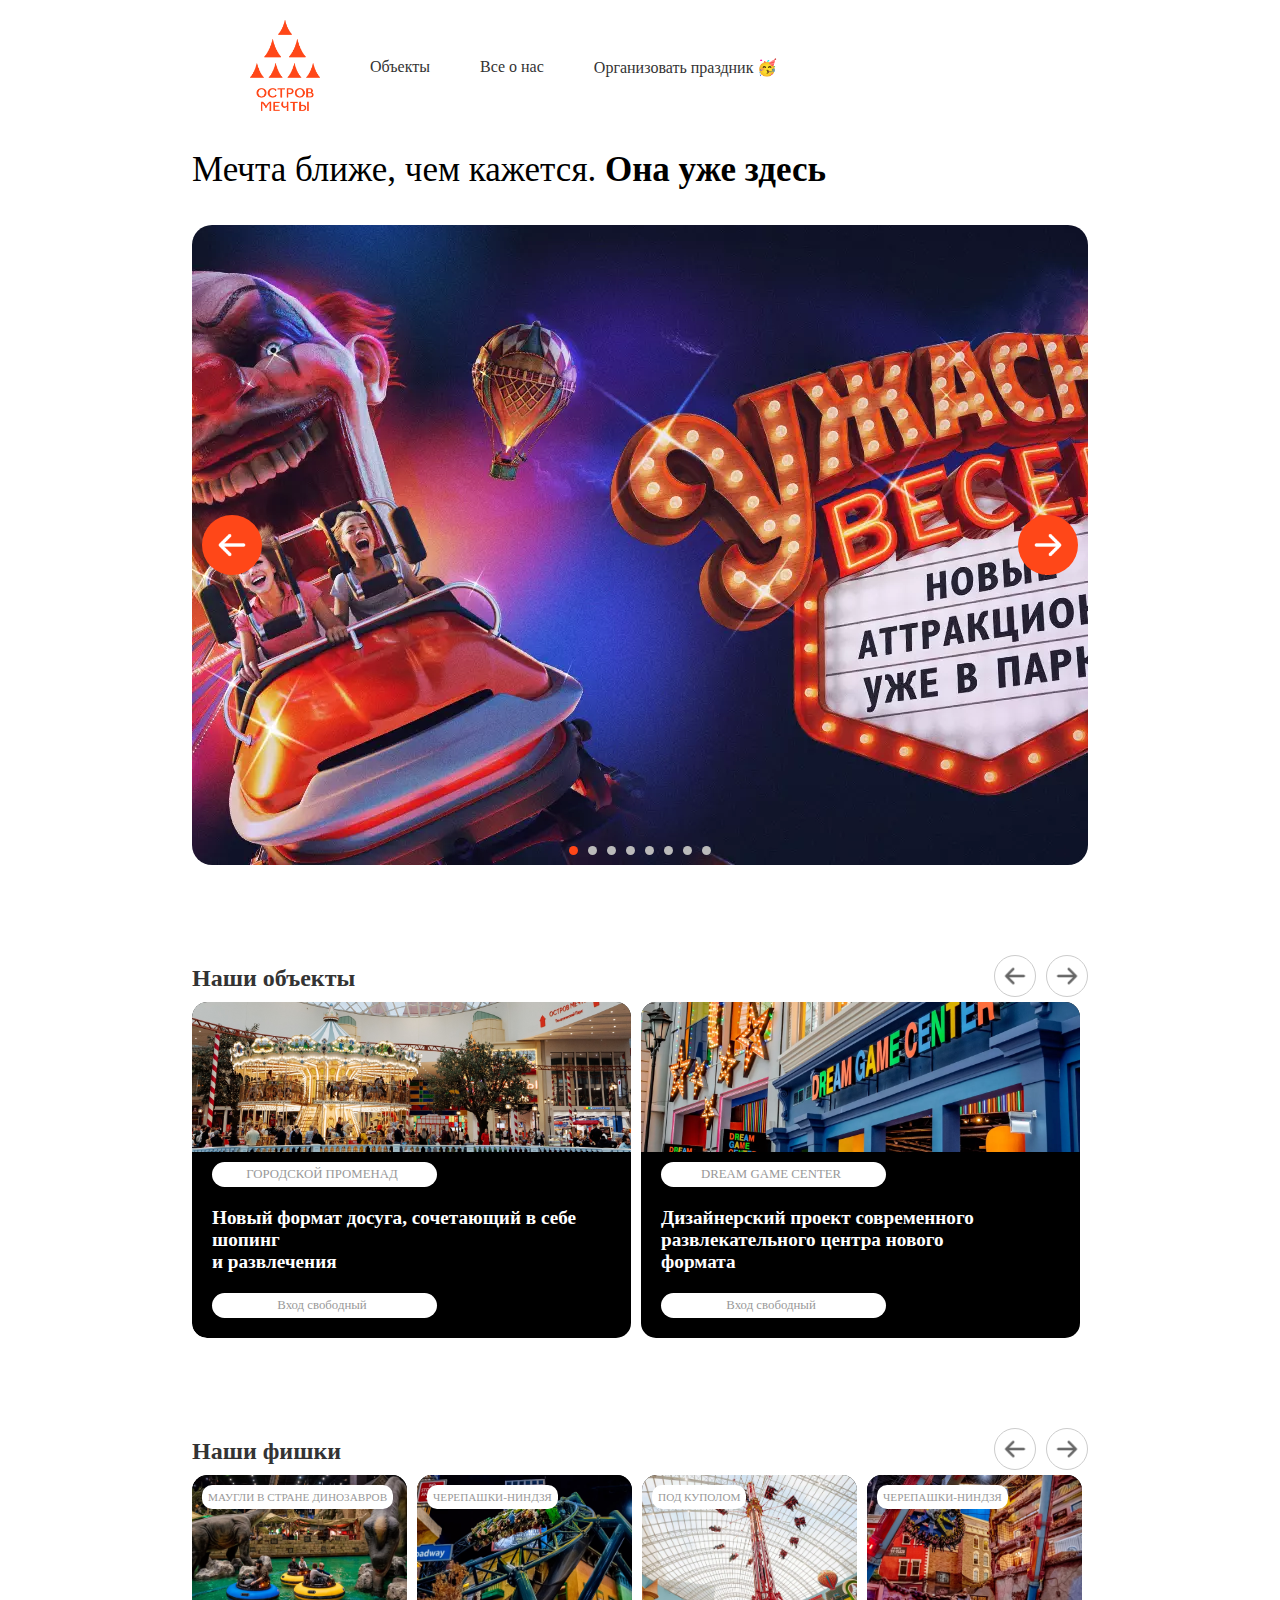
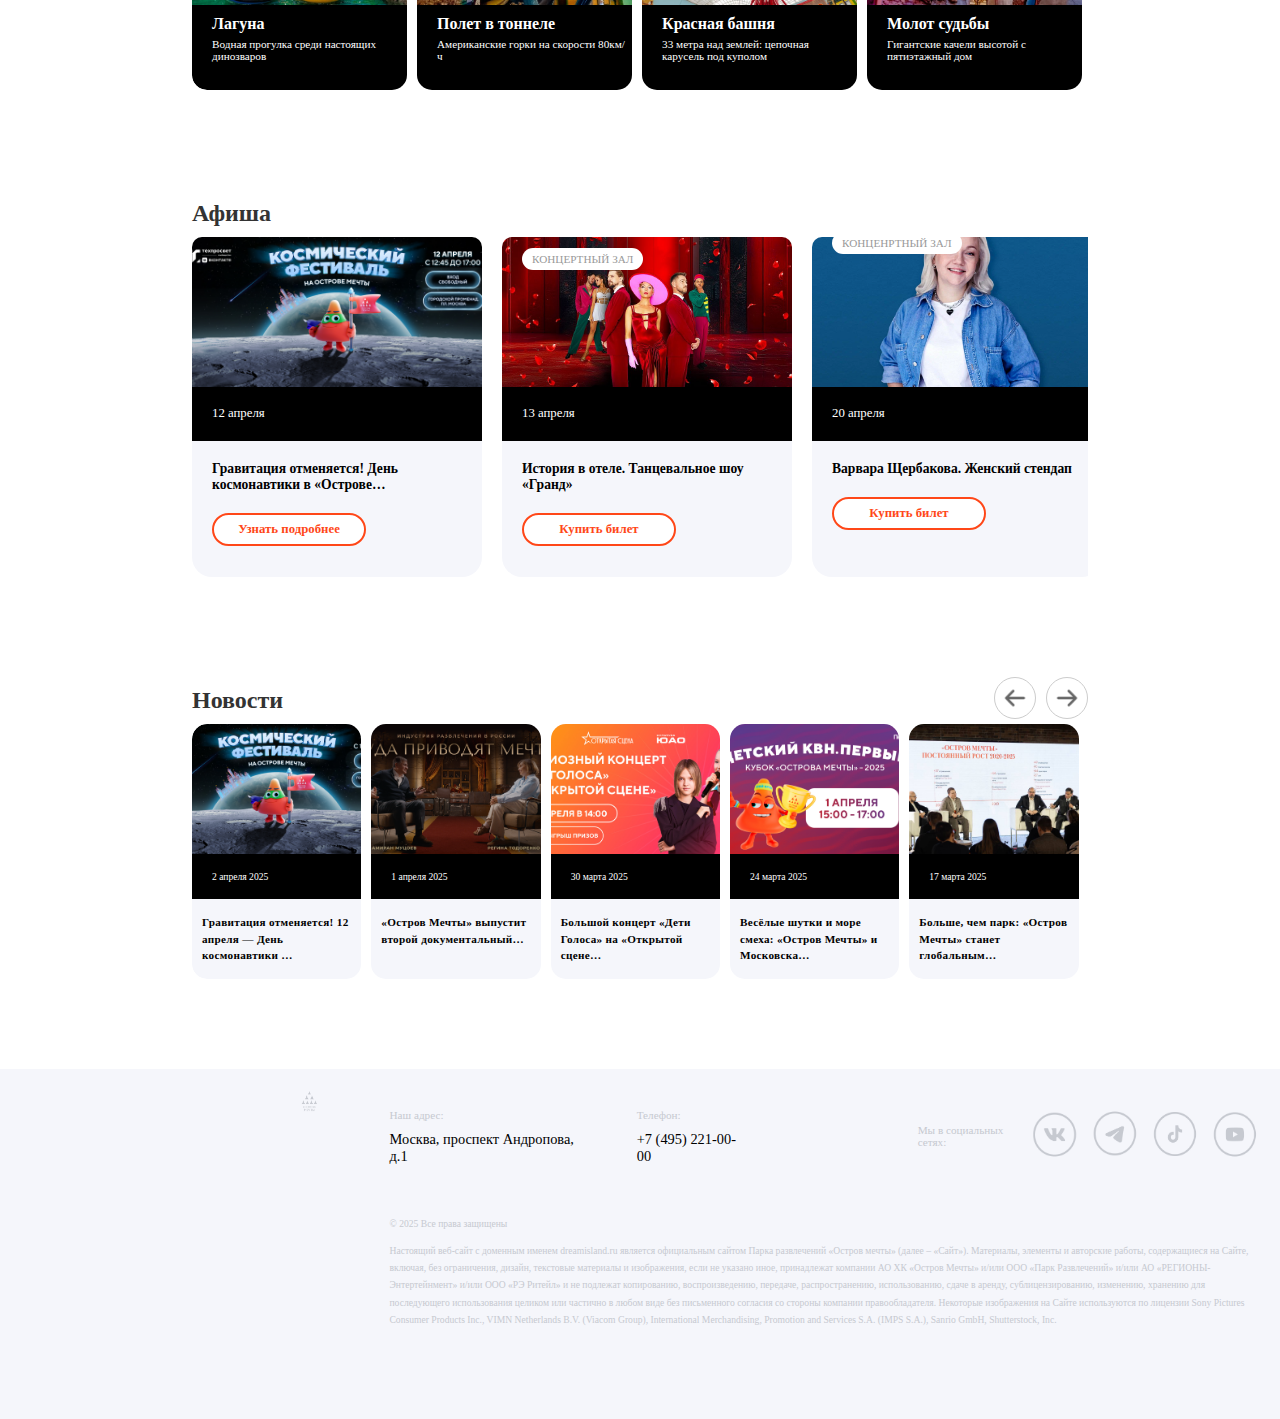
<file: index.html>
<!DOCTYPE html>
<html lang="en">
<head>
    <meta charset="UTF-8">
    <meta name="viewport" content="width=device-width, initial-scale=1.0">
    <title>Остров мечты</title>
    <link rel="stylesheet" href="css/index.css">
</head>
<body>
    <header>
        <div class="logo"><a href="index.html"><img src="images/logo.png" alt=""></a></div>
        <div class="objects"><a href="objects.html">Объекты</a></div>
        <div class="about"><a href="about_us.html">Все о нас</a></div>
        <div class="holiday"><a href="holiday.html">Организовать праздник 🥳</a></div>
    </header>


    <div class="text">
        <p>Мечта ближе, чем кажется. <b>Она уже здесь</b></p>
    </div>


    <div class="slider-container">
        <div class="slider">
            <div class="slide"><img src="images/slider1_img1.png" alt=""></div>
            <div class="slide"><img src="images/slider1_img2.png" alt=""></div>
            <div class="slide"><img src="images/slider1_img3.png" alt=""></div>
            <div class="slide"><img src="images/slider1_img4.png" alt=""></div>
            <div class="slide"><img src="images/slider1_img5.png" alt=""></div>
            <div class="slide"><img src="images/slider1_img6.png" alt=""></div>
            <div class="slide"><img src="images/slider1_img7.png" alt=""></div>
            <div class="slide"><img src="images/slider1_img8.png" alt=""></div>
        </div>
        <div class="slider-controls">
            <a class="slider-arrow prev"><img src="images/arrow_left.png" alt=""></a>
            <div class="slider-dots">
                
            </div>
            <a class="slider-arrow next"><img src="images/arrow_right.png" alt=""></a>
        </div>
    </div>


    <div class="slider-container-objects">
        <h2 class="slider-title">Наши объекты</h2>
        <div class="slider-controls-objects">
            <a class="slider-arrow-objects prev-objects"><img src="images/arrow_left.png" alt=""></a>
            <a class="slider-arrow-objects next-objects"><img src="images/arrow_right.png" alt=""></a>
        </div>
        <div class="slider-wrapper">
            <div class="slider-objects">
                <div class="slide-objects">
                    <img src="images/slider2_img1.png" alt="Image 1">
                    <span>ГОРОДСКОЙ ПРОМЕНАД</span>
                    <h3>Новый формат досуга, сочетающий в себе<br> шопинг<br> и развлечения</h3>
                    <span class="text_not_button">Вход свободный</span>
                </div>

                <div class="slide-objects">
                    <img src="images/slider2_img2 .png" alt="Image 2">
                    <span>DREAM GAME CENTER</span>
                    <h3>Дизайнерский проект современного <br>развлекательного центра нового <br>формата</h3>
                    <span class="text_not_button">Вход свободный</span>
                </div>

                <div class="slide-objects">
                    <img src="images/slider2_img3 .png" alt="Image 3">
                    <span>КОНЦЕНРТНЫЙ ЗАЛ "МОСКВА"</span>
                    <h3>Музыкальное шоу, стендап, театральные постановки,<br> мюзиклы и многое другое</h3>
                    <p class="text_not_button">Афиша</p>
                </div>

                <div class="slide-objects">
                    <img src="images/slider2_img4 .png" alt="Image 4">
                    <span>ЛАНДШАФТНЫЙ ПАРК</span>
                    <h3>Летние кафе, детские площадки и<br> водовемы <br>с фонтанами</h3>
                    <span class="text_not_button">Вход свободный</span>
                </div>

                <div class="slide-objects">
                    <img src="images/slider2_img5 .png" alt="Image 5">
                    <span>ЛЕТНИЙ КИНОТЕАТР</span>
                    <h3>Каждый вечер для наших дорогих гостей<br> проходят два <br>киносеанса</h3>
                    <p class="text_not_button">Купить билет</p>
                </div>

                <div class="slide-objects">
                    <img src="images/slider2_img6 .png" alt="Image 6">
                    <span>DREAM BEACH CLUB</span>
                    <h3>Стильный пляжный клуб для <br>ценителей<br> комфортного отдыха</h3>
                    <span class="text_not_button">Скоро открытие</span>
                </div>

                <div class="slide-objects">
                    <img src="images/slider2_img7 .png" alt="Image 7">
                    <span>ПАРК РАЗВЛЕЧЕНИЙ</span>
                    <h3>Парк развлечений без границ ждут <br>вас круглый<br> год в крытом парке</h3>
                    <span class="text_not_button">Вход свободный</span>
                </div>
            </div>
        </div>
    </div>

    



    <div class="slider-container-third">
        <h2 class="slider-title">Наши фишки</h2>
        <div class="slider-controls-third">
            <a class="slider-arrow-third prev-third"><img src="images/arrow_left.png" alt=""></a>
            <a class="slider-arrow-third next-third"><img src="images/arrow_right.png" alt=""></a>
        </div>  
        <div class="slider-wrapper">
            <div class="slider-third">
                <div class="slide-third">
                    <img src="images/slider3_img1.png" alt="Image 1">
                    <span>МАУГЛИ В СТРАНЕ ДИНОЗАВРОВ</span>
                    <h3>Лагуна</h3>
                    <p>Водная прогулка среди настоящих динозваров</p>
                </div>
    
                <div class="slide-third">
                    <img src="images/slider3_img2.png" alt="Image 2">
                    <span> ЧЕРЕПАШКИ-НИНДЗЯ</span>
                    <h3>Полет в тоннеле</h3>
                    <p>Американские горки на скорости 80км/ч</p>
                </div>
    
                <div class="slide-third">
                    <img src="images/slider3_img3.png" alt="Image 3">
                    <span> ПОД КУПОЛОМ</span>
                    <h3>Красная башня</h3>
                    <p>33 метра над землей: цепочная карусель под куполом</p>
                </div>
    
                <div class="slide-third">
                    <img src="images/slider3_img4.png" alt="Image 4">
                    <span>ЧЕРЕПАШКИ-НИНДЗЯ</span>
                    <h3>Молот судьбы</h3>
                    <p>Гигантские качели высотой с пятиэтажный дом</p>
                </div>
    
                <div class="slide-third">
                    <img src="images/slider3_img5.png" alt="Image 5">
                    <span>ЗАБРОШЕННЫЙ ДОМ</span>
                    <h3>Заброшенный дом</h3>
                    <p>Зайти в имение может каждый смельчак, а вот выбраться отсю не так-то просто</p>
                </div>
    
                <div class="slide-third">
                    <img src="images/slider3_img6.png" alt="Image 6">
                    <span>ПОД КУПОЛОМ</span>
                    <h3>Бешеный танец</h3>
                    <p>Головокружительный вальс в свете карнавальных огней</p>
                </div>
            </div>
        </div>
    </div>

    <div class="poster_cont">
        <h2 class="slider-title">Афиша</h2>
        <div class="poster">
            <div class="poster_first">
                <img src="images/poster_img1.png" alt="Image 1">
                <div class="poster_date">12 апреля</div>
                <h3>Гравитация отменяется! День
                    космонавтики в «Острове…</h3>
                <p>Узнать подробнее</p>
            </div>
            <div class="poster_first">
                <img src="images/poster_img2.png" alt="Image 1">
                <div class="poster_date">13 апреля</div>
                <h3>История в отеле. Танцевальное
                    шоу «Гранд»</h3>
                <p>Купить билет</p>
                <span>КОНЦЕРТНЫЙ ЗАЛ</span>
            </div>
            <div class="poster_first">
                <img src="images/poster_img3.png" alt="Image 1">
                <div class="poster_date">20 апреля</div>
                <h3>Варвара Щербакова. Женский
                    стендап</h3>
                <p>Купить билет</p>
                <span>КОНЦЕНРТНЫЙ ЗАЛ</span>
            </div>
        </div>
        
    </div>
    




    <div class="slider-container-fourth">
        <h2 class="slider-title">Новости</h2>
        <div class="slider-controls-fourth">
            <a class="slider-arrow-fourth prev-fourth"><img src="images/arrow_left.png" alt=""></a>
            <a class="slider-arrow-fourth next-fourth"><img src="images/arrow_right.png" alt=""></a>
        </div>  
        <div class="slider-wrapper">
            <div class="slider-fourth">
                <div class="slide-fourth">
                    <img src="images/slider4_img1.png" alt="Image 1">
                    <div class="poster_date_slide">2 апреля 2025</div>
                    <h3>Гравитация отменяется! 12
                        апреля — День космонавтики …</h3>
                </div>
    
                <div class="slide-fourth">
                    <img src="images/slider4_img2.png" alt="Image 1">
                    <div class="poster_date_slide">1 апреля 2025</div>
                    <h3>«Остров Мечты» выпустит
                        второй документальный…</h3>
                </div>
    
                <div class="slide-fourth">
                    <img src="images/slider4_img3.png" alt="Image 1">
                    <div class="poster_date_slide">30 марта 2025</div>
                    <h3>Большой концерт «Дети
                        Голоса» на «Открытой сцене…</h3>
                </div>
    
                <div class="slide-fourth">
                    <img src="images/slider4_img4.png" alt="Image 1">
                    <div class="poster_date_slide">24 марта 2025</div>
                    <h3>Весёлые шутки и море смеха:
                        «Остров Мечты» и Московска…</h3>
                </div>
    
                <div class="slide-fourth">
                    <img src="images/slider4_img5.png" alt="Image 1">
                    <div class="poster_date_slide">17 марта 2025</div>
                    <h3>Больше, чем парк: «Остров
                        Мечты» станет глобальным…</h3>
                </div>
    
                <div class="slide-fourth">
                    <img src="images/slider4_img6.png" alt="Image 1">
                    <div class="poster_date_slide">15 апреля 2025</div>
                    <h3>"Города-Герои Великой Победы": 9 мая в "Острове…</h3>
                </div>

                <div class="slide-fourth">
                    <img src="images/slider4_img7.png" alt="Image 1">
                    <div class="poster_date_slide">28 февраля 2025</div>
                    <h3>Парку "Остров Мечты" исполнилось 5 лет</h3>
                </div>


                <div class="slide-fourth">
                    <img src="images/slider4_img8.png" alt="Image 1">
                    <div class="poster_date_slide">7 апреля 2025</div>
                    <h3>Подарочные сертификаты в "Остров Мечты" - уже на…</h3>
                </div>

                <div class="slide-fourth">
                    <img src="images/slider4_img9.png" alt="Image 1">
                    <div class="poster_date_slide">6 марта 2025</div>
                    <h3>Основатель "Острова Мечты" и "Солнца Москвы" Амиран…</h3>
                </div>
            </div>
        </div>
    </div>







    <footer class="footer">
            <div class="footer-left">
                <img src="images/logo_grey.png" alt="">
            </div>
        <div class="footer-container">
            <div class="footer-right">
                <div class="footer-info">
                    <p style="font-size: 0.7em;">Наш адрес:</p>
                    <p style="color: black; margin-top: 10px;"2>Москва, проспект Андропова, д.1</p>
                </div>
                <div class="footer-info">
                    <p style="font-size: 0.7em;">Телефон:</p>
                    <p style="color: black; margin-top: 10px;">+7 (495) 221-00-00</p>
                </div>
                <div class="footer-social">
                    <p>Мы в социальных сетях:</p>
                    <div class="social-icons">
                        <a href="#"><img src="images/vk.png" alt="VK"></a>
                        <a href="#"><img src="images/tg.png" alt="Telegram"></a>
                        <a href="#"><img src="images/tt.png" alt="TikTok"></a>
                        <a href="#"><img src="images/yt.png" alt="YouTube"></a>
                    </div>
                </div>
            </div>
            <div class="footer-bottom">
                <p>© 2025 Все права защищены</p>
                <p>Настоящий веб-сайт с доменным именем dreamisland.ru является официальным сайтом Парка развлечений «Остров мечты» (далее – «Сайт»). Материалы, элементы и авторские работы, содержащиеся на Сайте, включая, без ограничения,
                    дизайн, текстовые материалы и изображения, если не указано иное, принадлежат компании АО ХК «Остров Мечты» и/или ООО «Парк Развлечений» и/или АО «РЕГИОНЫ-Энтертейнмент» и/или ООО «РЭ Ритейл» и не подлежат копированию,
                    воспроизведению, передаче, распространению, использованию, сдаче в аренду, сублицензированию, изменению, хранению для последующего использования целиком или частично в любом виде без письменного согласия со стороны
                    компании правообладателя. Некоторые изображения на Сайте используются по лицензии Sony Pictures Consumer Products Inc., VIMN Netherlands B.V. (Viacom Group), International Merchandising, Promotion and Services S.A. (IMPS S.A.), Sanrio
                    GmbH, Shutterstock, Inc.</p>
            </div>
        </div>
    </footer>
    <script src="js/index.js"></script>
</body>
</html>
</file>
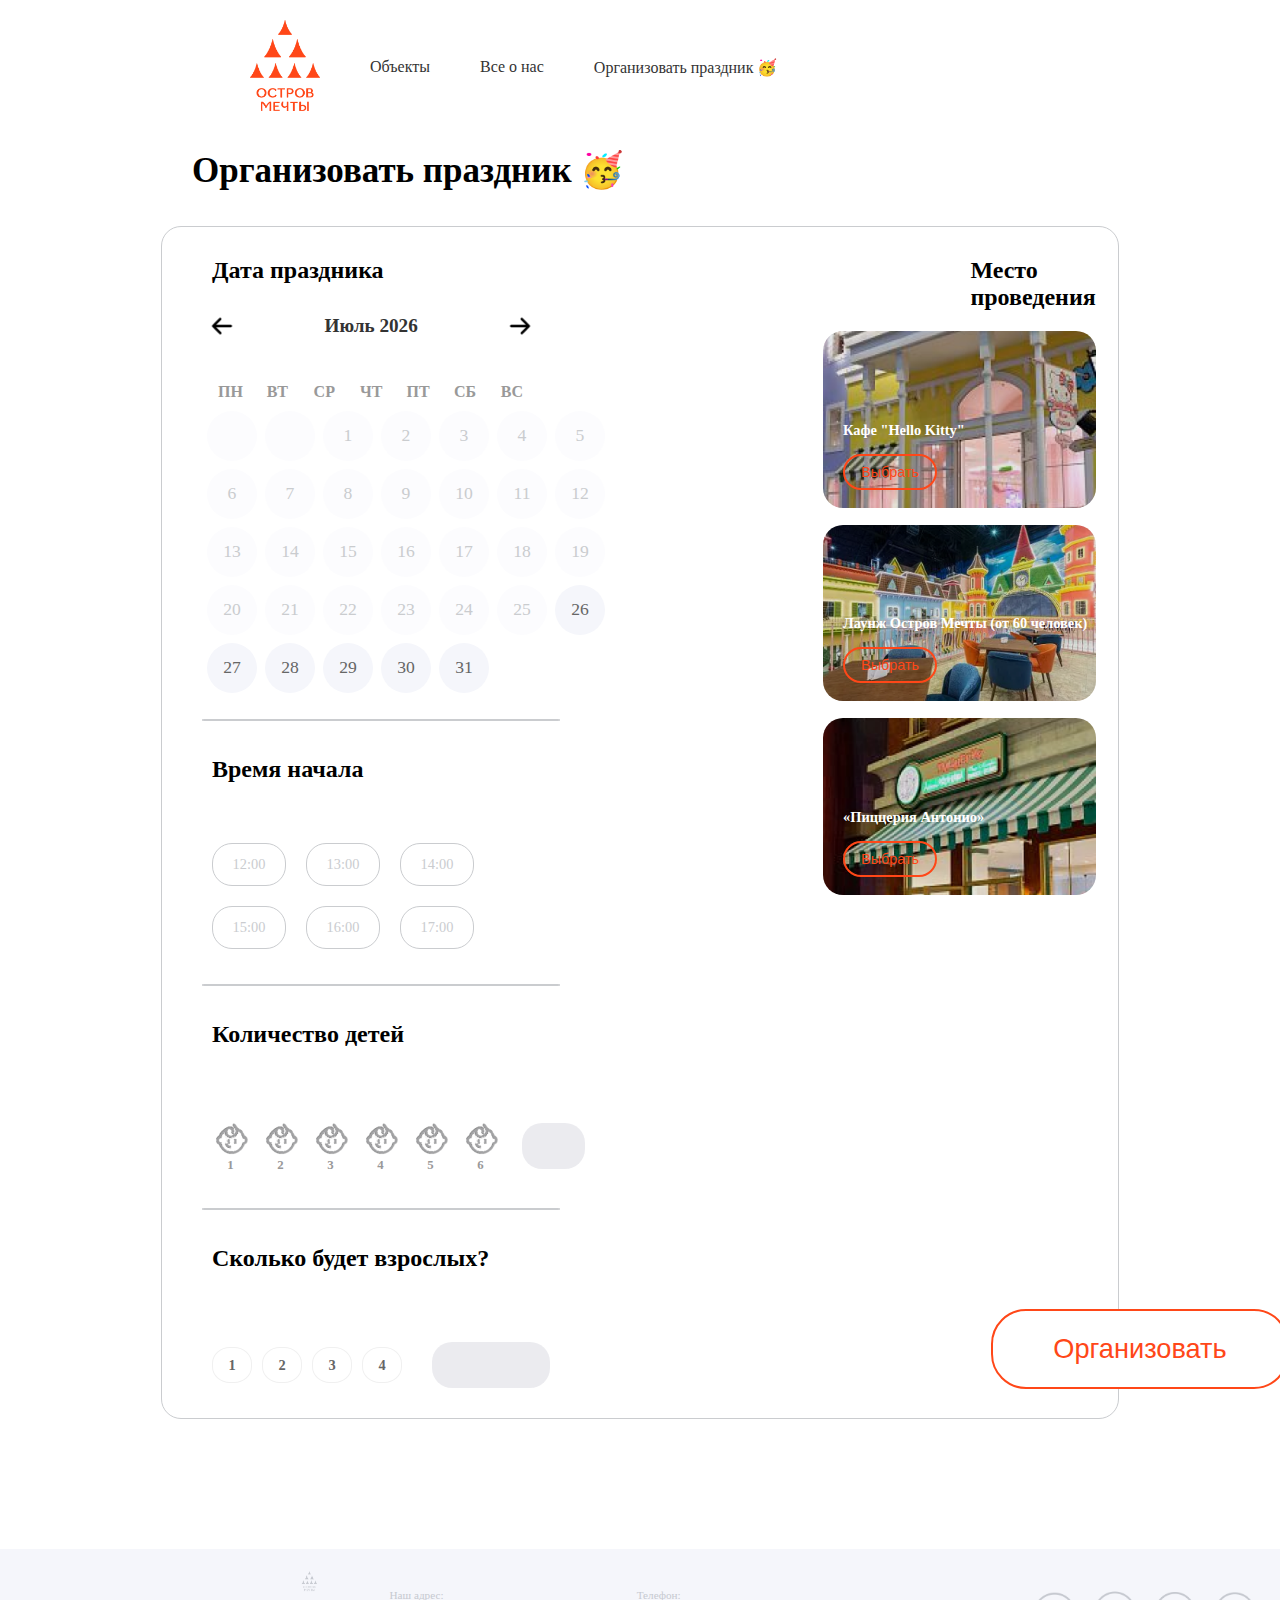
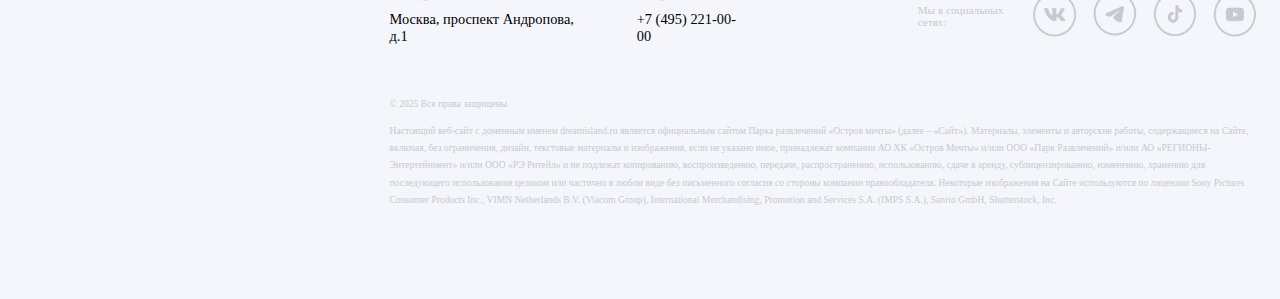
<file: holiday.html>
<!DOCTYPE html>
<html lang="en">
<head>
    <meta charset="UTF-8">
    <meta name="viewport" content="width=device-width, initial-scale=1.0">
    <title>Организовать</title>
    <link rel="stylesheet" href="css/holiday.css">
</head>
<body>
    <header>
        <div class="logo"><a href="index.html"><img src="images/logo.png" alt=""></a></div>
        <div class="objects"><a href="objects.html">Объекты</a></div>
        <div class="about"><a href="about_us.html">Все о нас</a></div>
        <div class="holiday"><a href="holiday.html">Организовать праздник 🥳</a></div>
    </header>


    <div class="text">
        <p><b>Организовать праздник 🥳</b></p>
    </div>


    <div class="container">
        <div class="cont_left">
            <div class="party_text"><b>Дата праздника</b></div>
            <div class="calendar-container">
                <div class="calendar-header">
                    <a href="#" class="calendar-arrow prev" onclick="previousMonth()"><img src="images/arrow_left.png" alt="Предыдущий"></a>
                    <h2 class="calendar-title">Апрель 2025</h2>
                    <a href="#" class="calendar-arrow next" onclick="nextMonth()"><img src="images/arrow_right.png" alt="Следующий"></a>
                </div>
                
                <div class="calendar-body">
                    <div class="calendar-weekdays">
                        <div>ПН</div>
                        <div>ВТ</div>
                        <div>СР</div>
                        <div>ЧТ</div>
                        <div>ПТ</div>
                        <div>СБ</div>
                        <div>ВС</div>
                    </div>
                    <div class="calendar-dates">
                        <div class="calendar-date disabled">31</div>
                        <div class="calendar-date">1</div>
                        <div class="calendar-date">2</div>
                        <div class="calendar-date">3</div>
                        <div class="calendar-date">4</div>
                        <div class="calendar-date">5</div>
                        <div class="calendar-date">6</div>
                        <div class="calendar-date">7</div>
                        <div class="calendar-date">8</div>
                        <div class="calendar-date">9</div>
                        <div class="calendar-date">10</div>
                        <div class="calendar-date">11</div>
                        <div class="calendar-date">12</div>
                        <div class="calendar-date selected">13</div>
                        <div class="calendar-date">14</div>
                        <div class="calendar-date">15</div>
                        <div class="calendar-date">16</div>
                        <div class="calendar-date">17</div>
                        <div class="calendar-date">18</div>
                        <div class="calendar-date">19</div>
                        <div class="calendar-date">20</div>
                        <div class="calendar-date">21</div>
                        <div class="calendar-date">22</div>
                        <div class="calendar-date">23</div>
                        <div class="calendar-date">24</div>
                        <div class="calendar-date">25</div>
                        <div class="calendar-date">26</div>
                        <div class="calendar-date">27</div>
                        <div class="calendar-date">28</div>
                        <div class="calendar-date">29</div>
                        <div class="calendar-date">30</div>
                        <div class="calendar-date disabled">1</div>
                        <div class="calendar-date disabled">2</div>
                        <div class="calendar-date disabled">3</div>
                        <div class="calendar-date disabled">4</div>
                    </div>
                </div>
            </div>

            <div class="cherta"></div>
            <div class="party_text"><b>Время начала</b></div>

            <div class="time-selection">
                <div class="time-options">
                    <div class="time-option" data-time="12:00">12:00</div>
                    <div class="time-option" data-time="13:00">13:00</div>
                    <div class="time-option" data-time="14:00">14:00</div>
                    <div class="time-option" data-time="15:00">15:00</div>
                    <div class="time-option" data-time="16:00">16:00</div>
                    <div class="time-option" data-time="17:00">17:00</div>
                </div>
            </div>



            <div class="cherta"></div>
            <div class="party_text"><b>Количество детей</b></div>


            <div class="children-selection">
                <div class="children-icons">
                    <div class="child-icon" data-count="1">
                        <img src="images/baby_face.png" alt="1">
                        <span>1</span>
                    </div>
                    <div class="child-icon" data-count="2">
                        <img src="images/baby_face.png" alt="2">
                        <span>2</span>
                    </div>
                    <div class="child-icon" data-count="3">
                        <img src="images/baby_face.png" alt="3">
                        <span>3</span>
                    </div>
                    <div class="child-icon" data-count="4">
                        <img src="images/baby_face.png" alt="4">
                        <span>4</span>
                    </div>
                    <div class="child-icon" data-count="5">
                        <img src="images/baby_face.png" alt="5">
                        <span>5</span>
                    </div>
                    <div class="child-icon" data-count="6">
                        <img src="images/baby_face.png" alt="6">
                        <span>6</span>
                    </div>
                    <input type="number" class="children-input" placeholder="" min="1" max="99">
                </div>
            </div>



            <div class="cherta"></div>
            <div class="party_text"><b>Сколько будет взрослых?</b></div>



            <div class="adults-selection">
                <div class="adults-options">
                    <div class="adult-option" data-count="1">1</div>
                    <div class="adult-option" data-count="2">2</div>
                    <div class="adult-option" data-count="3">3</div>
                    <div class="adult-option" data-count="4">4</div>
                </div>
                <input type="number" class="adults-input" placeholder="" min="1" max="99">
            </div>
        </div>






        <div class="cont_right">
            <div class="party_text" style="margin-left: 420px;"><b>Место проведения</b></div>

            <div class="cont_gallery">
                <div class="place">
                    <img src="images/place1.png" alt="">
                    <div class="name">Кафе "Hello Kitty"</div>
                    <button class="service-button" data-service="animation">Выбрать</button>
                </div>
                <div class="place">
                    <img src="images/place2.png" alt="" style="margin-top: -60px;">
                    <div class="name">Лаунж Остров Мечты (от 60 человек)</div>
                    <button class="service-button" data-service="photo">Выбрать</button>
                </div>
                <div class="place">
                    <img src="images/place3.png" alt="" style="margin-top: -60px;">
                    <div class="name">«Пиццерия Антонио»</div>
                    <button class="service-button" data-service="cake">Выбрать</button>
                </div>
            </div>
        </div>
        
        
    </div>

    <div class="organize-button-container">
        <button id="organize-button">Организовать</button>
    </div>



    <footer class="footer">
        <div class="footer-left">
            <img src="images/logo_grey.png" alt="">
        </div>
    <div class="footer-container">
        <div class="footer-right">
            <div class="footer-info">
                <p style="font-size: 0.7em;">Наш адрес:</p>
                <p style="color: black; margin-top: 10px;"2>Москва, проспект Андропова, д.1</p>
            </div>
            <div class="footer-info">
                <p style="font-size: 0.7em;">Телефон:</p>
                <p style="color: black; margin-top: 10px;">+7 (495) 221-00-00</p>
            </div>
            <div class="footer-social">
                <p>Мы в социальных сетях:</p>
                <div class="social-icons">
                    <a href="#"><img src="images/vk.png" alt="VK"></a>
                    <a href="#"><img src="images/tg.png" alt="Telegram"></a>
                    <a href="#"><img src="images/tt.png" alt="TikTok"></a>
                    <a href="#"><img src="images/yt.png" alt="YouTube"></a>
                </div>
            </div>
        </div>
        <div class="footer-bottom">
            <p>© 2025 Все права защищены</p>
            <p>Настоящий веб-сайт с доменным именем dreamisland.ru является официальным сайтом Парка развлечений «Остров мечты» (далее – «Сайт»). Материалы, элементы и авторские работы, содержащиеся на Сайте, включая, без ограничения,
                дизайн, текстовые материалы и изображения, если не указано иное, принадлежат компании АО ХК «Остров Мечты» и/или ООО «Парк Развлечений» и/или АО «РЕГИОНЫ-Энтертейнмент» и/или ООО «РЭ Ритейл» и не подлежат копированию,
                воспроизведению, передаче, распространению, использованию, сдаче в аренду, сублицензированию, изменению, хранению для последующего использования целиком или частично в любом виде без письменного согласия со стороны
                компании правообладателя. Некоторые изображения на Сайте используются по лицензии Sony Pictures Consumer Products Inc., VIMN Netherlands B.V. (Viacom Group), International Merchandising, Promotion and Services S.A. (IMPS S.A.), Sanrio
                GmbH, Shutterstock, Inc.</p>
        </div>
    </div>
</footer>
    <script src="js/holiday.js"></script>
</body>
</html>
</file>
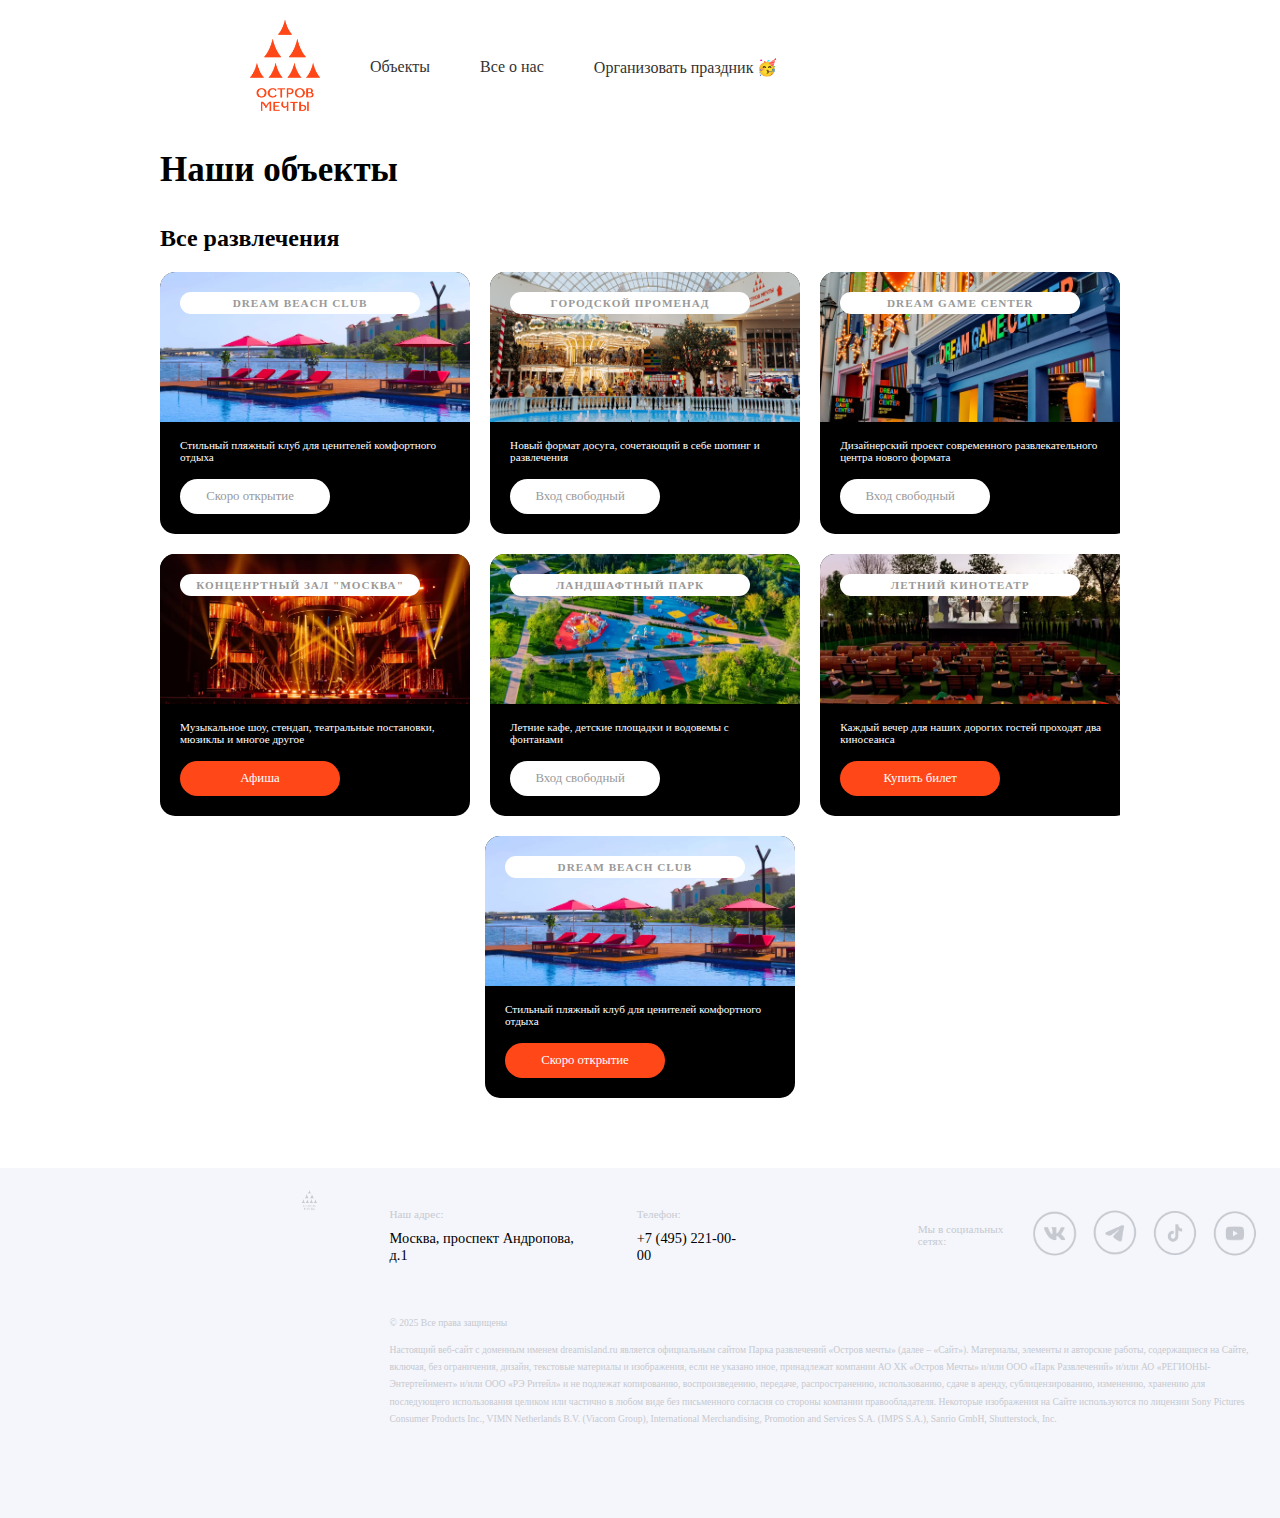
<file: objects.html>
<!DOCTYPE html>
<html lang="en">
<head>
    <meta charset="UTF-8">
    <meta name="viewport" content="width=device-width, initial-scale=1.0">
    <title>Объекты</title>
    <link rel="stylesheet" href="css/objects.css">
</head>
<body>
    <header>
        <div class="logo"><a href="index.html"><img src="images/logo.png" alt=""></a></div>
        <div class="objects"><a href="objects.html">Объекты</a></div>
        <div class="about"><a href="about_us.html">Все о нас</a></div>
        <div class="holiday"><a href="holiday.html">Организовать праздник 🥳</a></div>
    </header>


    <div class="text">
        <p><b>Наши объекты</b></p>
    </div>


    <div class="poster_cont">
        <h2 class="slider-title">Все развлечения</h2>
        <div class="slider-wrapper">
            <div class="slider-objects">
                <div class="slide-objects">
                    <img src="images/slider2_img6 .png" alt="Image 6">
                    <nav class="name">DREAM BEACH CLUB</nav>
                    <div>Стильный пляжный клуб для ценителей комфортного отдыха</div>
                    <span class="text_not_button">Скоро открытие</span>
                </div>

                <div class="slide-objects">
                    <img src="images/slider2_img1.png" alt="Image 1">
                    <nav>ГОРОДСКОЙ ПРОМЕНАД</nav>
                    <div>Новый формат досуга, сочетающий в себе шопинг и развлечения</div>
                    <span class="text_not_button">Вход свободный</span>
                </div>

                <div class="slide-objects">
                    <img src="images/slider2_img2 .png" alt="Image 2">
                    <nav class="name">DREAM GAME CENTER</nav>
                    <div>Дизайнерский проект современного развлекательного центра нового формата</div>
                    <span class="text_not_button">Вход свободный</span>
                </div>
            </div>

            <div class="slider-objects">
                <div class="slide-objects">
                    <img src="images/slider2_img3 .png" alt="Image 3">
                    <nav class="name">КОНЦЕНРТНЫЙ ЗАЛ "МОСКВА"</nav>
                    <div>Музыкальное шоу, стендап, театральные постановки, мюзиклы и многое другое</div>
                    <p class="text_not_button">Афиша</p>
                </div>

                <div class="slide-objects">
                    <img src="images/slider2_img4 .png" alt="Image 4">
                    <nav class="name">ЛАНДШАФТНЫЙ ПАРК</nav>
                    <div>Летние кафе, детские площадки и водовемы с фонтанами</div>
                    <span class="text_not_button">Вход свободный</span>
                </div>

                <div class="slide-objects">
                    <img src="images/slider2_img5 .png" alt="Image 5">
                    <nav class="name">ЛЕТНИЙ КИНОТЕАТР</nav>
                    <div>Каждый вечер для наших дорогих гостей проходят два киносеанса</div>
                    <p class="text_not_button">Купить билет</p>
                </div>
            </div>

            <div class="slider-objects">
                <div class="slide-objects" style="margin: 0 auto;">
                    <img src="images/slider2_img6 .png" alt="Image 5">
                    <nav class="name">DREAM BEACH CLUB</nav>
                    <div>Стильный пляжный клуб для ценителей комфортного отдыха</div>
                    <p class="text_not_button">Скоро открытие</p>
                </div>
            </div>
        </div>
    </div>









    <footer class="footer">
        <div class="footer-left">
            <img src="images/logo_grey.png" alt="">
        </div>
    <div class="footer-container">
        <div class="footer-right">
            <div class="footer-info">
                <p style="font-size: 0.7em;">Наш адрес:</p>
                <p style="color: black; margin-top: 10px;"2>Москва, проспект Андропова, д.1</p>
            </div>
            <div class="footer-info">
                <p style="font-size: 0.7em;">Телефон:</p>
                <p style="color: black; margin-top: 10px;">+7 (495) 221-00-00</p>
            </div>
            <div class="footer-social">
                <p>Мы в социальных сетях:</p>
                <div class="social-icons">
                    <a href="#"><img src="images/vk.png" alt="VK"></a>
                    <a href="#"><img src="images/tg.png" alt="Telegram"></a>
                    <a href="#"><img src="images/tt.png" alt="TikTok"></a>
                    <a href="#"><img src="images/yt.png" alt="YouTube"></a>
                </div>
            </div>
        </div>
        <div class="footer-bottom">
            <p>© 2025 Все права защищены</p>
            <p>Настоящий веб-сайт с доменным именем dreamisland.ru является официальным сайтом Парка развлечений «Остров мечты» (далее – «Сайт»). Материалы, элементы и авторские работы, содержащиеся на Сайте, включая, без ограничения,
                дизайн, текстовые материалы и изображения, если не указано иное, принадлежат компании АО ХК «Остров Мечты» и/или ООО «Парк Развлечений» и/или АО «РЕГИОНЫ-Энтертейнмент» и/или ООО «РЭ Ритейл» и не подлежат копированию,
                воспроизведению, передаче, распространению, использованию, сдаче в аренду, сублицензированию, изменению, хранению для последующего использования целиком или частично в любом виде без письменного согласия со стороны
                компании правообладателя. Некоторые изображения на Сайте используются по лицензии Sony Pictures Consumer Products Inc., VIMN Netherlands B.V. (Viacom Group), International Merchandising, Promotion and Services S.A. (IMPS S.A.), Sanrio
                GmbH, Shutterstock, Inc.</p>
        </div>
    </div>
</footer>
</body>
</html>
</file>
<file: css/index.css>
body {
    font-family: verdana;
    margin: 0;
    padding: 0;
    
}
header {
    padding: 20px 0 10px 0 ;
    position: fixed;
    top: 0px;
    left: 0;
    width: 100%;
    z-index: 99;
    display: inline-flex;
    gap: 50px;
    align-items: center;
    background-color: white;
}
header img {
    width: 70px;
    height: auto;
}
header div a {
    text-decoration: none;
    color: #333;
}
.logo {
    margin-left: 250px;
}
header div {
    transition: 0.5s;
}
header div:hover{
    font-weight: 100;
    transform: scale(1.05);
} 


.text {
    font-size: 35px;
    width: 70%;
    margin: 0 auto;
    margin-top: 150px;
}


.slider-container {
    width: 70%;              /* 80% от ширины родительского контейнера */
    height: 640px;            /* Фиксированная высота */
    margin: 20px auto;       /* Центрирование по горизонтали */
    position: relative;       /* Для позиционирования стрелок и точек */
    overflow: hidden;         /* Скрываем элементы, выходящие за границы */
    border-radius: 20px;      /* Скругление углов */
}

.slider {
    display: flex;            /* Выстраиваем слайды в ряд */
    width: 800%;              /* Общая ширина всех слайдов (8 слайдов * 100%) */
    height: 100%;             /* Высота слайдера */
    transition: transform 0.5s ease-in-out; /* Плавная анимация */
}

.slide {
    width: calc(100% / 8);   /* Ширина каждого слайда (100% / 8 слайдов) */
    height: 100%;             /* Высота слайда */
    flex-shrink: 0;          /* Запрещаем слайдам сжиматься */
    display: flex;
    justify-content: center;  /* Выравниваем содержимое по центру */
    align-items: center;
    font-size: 2em;            /* Размер текста (для placeholder'ов) */
    color: #fff;             /* Цвет текста (для placeholder'ов) */
    background-color: #333;   /* Цвет фона (для placeholder'ов) */
    border-radius: 20px;
}

.slide img {
    width: 100%;
    height: 100%;
    object-fit: cover;
}

/* Стрелки */
.slider-controls .slider-arrow {
    position: absolute;
    top: 50%;
    transform: translateY(-50%);
    font-size: 2em;          /* Размер стрелок */
    color: white;          /* Белый цвет стрелок */
    background-color: rgb(255,71,24); /* Оранжевый фон с прозрачностью */
    padding: 10px;            /* Отступы внутри стрелок */
    border-radius: 50%;       /* Круглая форма */
    cursor: pointer;
    transition: background-color 0.3s ease; /* Плавная смена цвета */
    width: 40px;
    height: 40px;
    text-align: center; 
    align-items: center;    
}

.slider-controls .slider-arrow:hover {
    background-color: rgb(255,71,24, 0.8); /* Более насыщенный оранжевый при наведении */
}

.slider-controls .prev {
    left: 10px;              /* Положение слева */
}

.slider-controls .next {
    right: 10px;             /* Положение справа */
}
.slider-arrow img {
    width: 40px;
    height: 40px;
    filter: invert(100%); /* Инвертирует цвета */
    filter: brightness(300%); /* Делает цвета ярче */
}

/* Точки (свитчи) */
.slider-controls .slider-dots {
    position: absolute;
    bottom: 10px;
    left: 50%;
    transform: translateX(-50%);
    display: flex;            /* Выстраиваем точки в ряд */
}

.slider-controls .slider-dots .dot {
    width: 9px;          /* Диаметр точки */
    height: 9px;          /* Диаметр точки */
    border-radius: 50%;       /* Круглая форма */
    background-color: #bbb;   /* Светло-серый цвет */
    margin: 0 5px;           /* Отступы между точками */
    cursor: pointer;
    transition: background-color 0.3s ease; /* Плавная смена цвета */
}

.slider-controls .slider-dots .dot.active {
    background-color: rgb(255,71,24); /* Темно-серый цвет для активной точки */
}






/* Общие стили */
.slider-container-objects { /* ИЗМЕНЕНО */
    width: 70%;
    margin: 80px auto;
    position: relative;
    overflow: hidden;
}

/* Заголовок */
.slider-title {
    font-size: 1.5em;
    margin-bottom: 10px;
    text-align: left;
    color: #333;
}

/* Элементы управления (стрелки) */
.slider-controls-objects { /* ИЗМЕНЕНО */
    position: absolute;
    top: 10px;
    right: 0;
    display: flex;
    gap: 10px;
}

.slider-arrow-objects { /* ИЗМЕНЕНО */
    display: flex;
    justify-content: center;
    align-items: center;
    width: 40px;
    height: 40px;
    border-radius: 50%;
    border: 1px solid #ccc;
    color: black;
    background-color: white;
    cursor: pointer;
    transition: background-color 0.3s ease;
    text-decoration: none;
}
.slider-arrow-objects img {
    width: 30px;
    height: 30px;
}
.slider-arrow-objects:hover { /* ИЗМЕНЕНО */
    background-color: #f0f0f0;
}

.slider-controls-objects .prev-objects { /* ИЗМЕНЕНО */
    left: 10px;
}

.slider-controls-objects .next-objects { /* ИЗМЕНЕНО */
    right: 10px;
}

/* Обертка слайдера */
.slider-wrapper {
    overflow: hidden;
    border-radius: 15px;
}

/* Слайдер */
.slider-objects { /* ИЗМЕНЕНО */
    display: flex;
    transition: transform 0.5s ease-in-out;
    width: 700%; /* 7 слайдов * 100% * 2  (нужно чтоб сделать бесконечный)*/
    gap: 10px;
}

/* Слайд */
.slide-objects { /* ИЗМЕНЕНО */
    width: 7%; /* 2 слайда на экране */
    flex-shrink: 0;
    box-sizing: border-box; /* Учитываем padding в ширине */
    border-radius: 15px;
    overflow: hidden;
    display: flex;
    flex-direction: column;
    background-color: black;
}

/* Стили для содержимого слайда (пример) */
.slide-objects img { /* ИЗМЕНЕНО */
    width: 100%;
    height: 150px;
    object-fit: cover;
    border-radius: 10px 10px 0 0;
    margin-bottom: 10px;
}

.slide-objects span { /* ИЗМЕНЕНО */
    text-align: center;
    margin-left: 20px;
    max-width: 220px;
    padding: 5px;
    padding-left: 0;
    border-radius: 20px;
    background-color: white;
    font-size: 0.8em;
    color: #999;
    margin-bottom: 5px;
    display: block;
    margin-bottom: 20px;
}
.slide-objects p { /* ИЗМЕНЕНО */
    text-align: center;
    margin-left: 20px;
    max-width: 220px;
    padding: 5px;
    padding-left: 0;
    border-radius: 20px;
    background-color: white;
    font-size: 0.8em;
    color: #999;
    margin-bottom: 5px;
    display: block;
    margin-bottom: 20px;
}
.slide-objects h3 { /* ИЗМЕНЕНО */
    font-size: 1.2em;
    color: white;
    margin-bottom: 10px;
    margin: 0 20px 20px 20px;
}

.slide-objects p { /* ИЗМЕНЕНО */
    background-color: rgb(255,71,24);
    color: white;
    margin-top: 0px;
    margin-bottom: 20px;
}

















/* Стили для нового слайдера */
.slider-container-third {
    width: 70%;
    margin: 40px auto;
    position: relative;
    overflow: hidden;
}

.slider-controls-third {
    position: absolute;
    top: 10px;
    right: 0;
    display: flex;
    gap: 10px;
}

.slider-arrow-third {
    display: flex;
    justify-content: center;
    align-items: center;
    width: 40px;
    height: 40px;
    border-radius: 50%;
    border: 1px solid #ccc;
    color: black;
    background-color: white;
    cursor: pointer;
    transition: background-color 0.3s ease;
    text-decoration: none;
}

.slider-arrow-third img {
    width: 30px;
    height: 30px;

}

.slider-arrow-third:hover {
    background-color: #f0f0f0;
}

.slider-wrapper {
    overflow: hidden;
    border-radius: 15px;
}

.slider-third {
    display: flex;
    transition: transform 0.5s ease-in-out;
    width: 600%; /*6 слайдов * 4 показать =  12.5 % 8 свайпов = */
    gap: 10px;
}

.slide-third {
    width: 4%; /* Показываем 4 слайда */
    flex-shrink: 0;
    box-sizing: border-box;
    border-radius: 15px;
    overflow: hidden;
    display: flex;
    flex-direction: column;
    background-color: black;
}

.slide-third img {
    width: 100%;
    height: 130px;
    object-fit: cover;
    border-radius: 10px 10px 0 0;
    margin-bottom: 10px;
}

.slide-third span {
    position: absolute;
    top: 10px;
    margin-left: 10px;
    text-align: center;
    max-width: 220px;
    padding: 6px;
    border-radius: 10px;
    background-color: white;
    font-size: 0.7em;
    color: #999;
    display: block;
    margin-bottom: 20px;
}

.slide-third h3 {
    font-size: 1.0em;
    color: white;
    margin: 0 20px 0px 20px;
}

.slide-third p {
    color: white;
    margin-top: 0px;
    margin-left: 20px;
    max-width: 220px;
    padding: 5px;
    padding-left: 0;
    border-radius: 20px;
    font-size: 0.7em;
}










.poster_cont {
    width: 70%;
    margin: 0 auto;
    margin-top: 110px;
}
.poster { /* ИЗМЕНЕНО */
    flex-shrink: 0;
    overflow: hidden;
    display: flex;
    gap: 20px;
}

.poster img { /* ИЗМЕНЕНО */
    width: 100%;
    height: 150px;
    object-fit: cover;
    border-radius: 10px 10px 0 0;
}
.poster_first {
    width: 290px;
    border-radius: 20px;
    background-color: #f5f6fb;
}
.poster_first span { /* ИЗМЕНЕНО */
    position: relative;
    margin: 20px 0 0 20px;
    top: -310px;
    text-align: center;
    max-width: 130px;
    padding: 5px 10px 5px 10px;
    border-radius: 20px;
    background-color: white;
    font-size: 0.7em;
    color: #999;
}
.poster_date {
    width: 270px;
    background-color: black;
    margin-top: -5px;
    padding: 20px 0 20px 20px;
    font-size: 0.8em;
    color: white;
}
.poster_first p { /* ИЗМЕНЕНО */
    text-align: center;
    margin-left: 20px;
    border-radius: 20px;
    font-size: 0.8em;
    color: rgb(255,71,24);
    border: 2px solid rgb(255,71,24);
    font-weight: 600;
    padding: 7px 0px 7px 0px;
    background-color: white;
    max-width: 150px;
}
.poster_first h3 { /* ИЗМЕНЕНО */
    font-size: 0.85em;
    margin-bottom: 10px;
    margin: 20px 20px 20px 20px;
}










/* Стили для нового слайдера четвертый*/
.slider-container-fourth {
    width: 70%;
    margin: 90px auto;
    position: relative;
    overflow: hidden;
}

.slider-controls-fourth {
    position: absolute;
    top: 10px;
    right: 0;
    display: flex;
    gap: 10px;
}

.slider-arrow-fourth {
    display: flex;
    justify-content: center;
    align-items: center;
    width: 40px;
    height: 40px;
    border-radius: 50%;
    border: 1px solid #ccc;
    color: black;
    background-color: white;
    cursor: pointer;
    transition: background-color 0.3s ease;
    text-decoration: none;
}

.slider-arrow-fourth img {
    width: 30px;
    height: 30px;

}

.slider-arrow-fourth:hover {
    background-color: #f0f0f0;
}

.slider-wrapper {
    overflow: hidden;
    border-radius: 15px;
}

.slider-fourth {
    display: flex;
    transition: transform 0.5s ease-in-out;
    width: 270%;
    gap: 10px;
}

.slide-fourth {
    width: 7%; /* 100% / 6 слайдов */
    flex-shrink: 0;
    box-sizing: border-box;
    border-radius: 15px;
    overflow: hidden;
    display: flex;
    flex-direction: column;
    background-color: #f5f6fb;
}

.slide-fourth img {
    width: 100%;
    height: 130px;
    object-fit: cover;
    border-radius: 10px 10px 0 0;
    margin-bottom: 10px;
}
.poster_date_slide {
    width: 270px;
    background-color: black;
    margin-top: -10px;
    padding: 17px 0 17px 20px;
    font-size: 0.6em;
    color: white;
}
.slide-fourth h3 {
    font-size: 0.7em;
    margin: 15px 10px 15px 10px;
    line-height: 1.5;
    letter-spacing: 0.3px;
}
















.footer {
    display: flex;
    width: 100%;
    height: 350px;
    background-color: #f5f6fb; 
    padding: 20px;
    box-sizing: border-box;
    color: #c6c9d0; 
    margin-top: 50px;
}

.footer-container {
    justify-content: space-between;
    align-items: top;
    margin: 20px 0 0px 70px;
    max-width: 1150px;
}

.footer-left {
    width: 90px;
    margin-left: 280px;
}

.footer-left img {
    width: 100%;
    height: auto;
}

.footer-right {
    display: flex;
    gap: 55px;
}

.footer-info p {
    margin: 0;
    font-size: 0.9em;
}
.footer-social {
    display: inline-flex;
    margin-left: 120px;
    gap: 20px;
}
.footer-social p {
    margin: 15px 0 5px 0;
    font-size: 0.7em;
}

.social-icons {
    display: flex;
    justify-content: flex-end;
    gap: 10px;
}

.social-icons a img {
    width: 50px;
    height: 50px;
    border-radius: 50%;
}

.footer-bottom {
    margin-top: 50px;
    font-size: 0.6em;
    line-height: 1.8;
}
</file>
<file: css/holiday.css>
body {
    font-family: verdana;
    margin: 0;
    padding: 0;
    
}
header {
    padding: 20px 0 10px 0 ;
    position: fixed;
    top: 0px;
    left: 0;
    width: 100%;
    z-index: 99;
    display: inline-flex;
    gap: 50px;
    align-items: center;
    background-color: white;
}
header img {
    width: 70px;
    height: auto;
}
header div a {
    text-decoration: none;
    color: #333;
}
.logo {
    margin-left: 250px;
}
header div {
    transition: 0.5s;
}
header div:hover{
    font-weight: 100;
    transform: scale(1.05);
} 


.text {
    font-size: 35px;
    width: 70%;
    margin: 0 auto;
    margin-top: 150px;
}
.cherta {
    width: 100%;
    height: 2px;
    border-radius: 10%;
    background-color: #cacccf;
    margin: 35px 0 35px 10px;
}



.container {
    width: 70%;
    margin: 0 auto;
    border-radius: 20px;
    border: 1px solid #cacccf;
    padding: 30px;
    display: flex;
}




.cont_left {
    width: 40%;
}

.calendar-container {
    width: 100%; /* Увеличиваем ширину */
    height: 400px; /* Увеличиваем высоту */
    color: #666;
}
.party_text {
    font-size: 1.5em;
    margin: 0px 0 0px 20px;
}
.calendar-header {
    display: flex;
    justify-content: space-between;
    align-items: center;
    padding: 15px;
    font-size: 1.2em;
    font-weight: bold;
    color: #333;
}

.calendar-header .calendar-arrow {
    display: flex;
    justify-content: center;
    align-items: center;
    width: 30px; /* Размер стрелок */
    height: 30px; /* Размер стрелок */
    border-radius: 0; /* Убираем круг у стрелок */
    text-decoration: none;
    color: black; /* Черный цвет стрелок */
    background-color: transparent; /* Прозрачный фон для стрелок */
    font-size: 1.5em; /* Увеличиваем размер стрелок */
    transition: 0.3s;
    filter: brightness(0%);
}

.calendar-header .calendar-arrow:hover {
    color: #999; /* Более темный цвет при наведении */
    filter: brightness(110%);
}

.calendar-header img {
    width: 30px; /* Уменьшаем размер картинок */
    height: 30px;
}

.calendar-title {
    font-size: 1.0em; /* Уменьшаем размер заголовка */
}

.calendar-body {
    padding: 15px;
}

.calendar-weekdays {
    display: grid;
    grid-template-columns: repeat(7, 1fr);
    font-size: 1em; /* Увеличиваем размер шрифта */
    font-weight: bold;
    color: #999;
    margin-bottom: 10px;
}

.calendar-weekdays div {
    text-align: center;
}

.calendar-dates {
    display: grid;
    grid-template-columns: repeat(7, 1fr);
    gap: 8px; /* Увеличиваем gap */
    margin: 0 auto;
    text-align: center;
    align-items: center;
    transition: 0.3s;
}

.calendar-date {
    display: flex;
    justify-content: center;
    align-items: center;
    width: 50px; /* Фиксированная ширина */
    height: 50px; /* Фиксированная высота */
    border-radius: 50%;
    background-color: #f5f6fb; /* Светло-серый фон для доступных дат */
    color: #666;
    text-align: center;
    cursor: pointer;
    transition: background-color 0.3s ease, border 0.3s ease;
    font-size: 1.1em; /* Увеличиваем размер шрифта чисел */
    box-sizing: border-box; /* Включаем border в ширину и высоту */
}

.calendar-date:hover {
    background-color: white;
    border: 2px solid rgb(255,71,24); /* Оранжевая окантовка при наведении */
    width: 50px; /* Фиксированная ширина */
    height: 50px; /* Фиксированная высота */
}

.calendar-date.selected {
    background-color: white; /* Белый фон для выбранной даты */
    border: 2px solid rgb(255,71,24); /* Оранжевая окантовка для выбранной даты */
    color: rgb(255,71,24); /* Оранжевый текст для выбранной даты */
    width: 50px; /* Фиксированная ширина */
    height: 50px; /* Фиксированная высота */
}

.calendar-date.disabled {
    background-color: #fcfcfe; /* Светло-серый фон для прошлых дат */
    color: #cacccf; /* Более бледный цвет текста для прошлых дат */
    cursor: default;
}
.calendar-date.disabled:hover {
    background-color: #e0e0e0; /* Светло-серый фон для прошлых дат */
    color: #bbb; /* Более бледный цвет текста для прошлых дат */
    cursor: default;
    border: none; /* убираем обводку  */
}










.time-selection {
    margin-top: 20px;
    margin-left: 20px;
    width: 80%;
}
.time-options {
    display: flex;
    flex-wrap: wrap;
    gap: 20px;
    margin-top: 60px;
}
.time-option {
    display: flex;
    justify-content: center;
    align-items: center;
    width: 74px;
    height: 43px;
    border-radius: 20px;
    color: #cacccf;
    border: 1px solid #cacccf;
    text-align: center;
    cursor: pointer;
    transition: background-color 0.3s ease, border 0.3s ease;
    font-size: 0.9em;
    box-sizing: border-box;
}
.time-option:hover,
.time-option.selected {
    background-color: white;
    border: 2px solid rgb(255,71,24);
    color: rgb(255,71,24); /* Оранжевый цвет текста при выборе */
}





.children-selection {
    margin: 70px 0 0 20px
}
.children-icons {
    display: flex;
    align-items: center;
    gap: 10px;
}
.child-icon {
    display: flex;
    flex-direction: column;
    align-items: center;
    cursor: pointer;
}
.child-icon img {
    width: 40px;
    height: 40px;
    opacity: 0.7; /* Сделаем иконки полупрозрачными по умолчанию */
    transition: opacity 0.3s ease;
    filter: brightness(50%);
}
.child-icon span {
    font-size: 0.8em;
    font-weight: bold;
    color: #999;
    margin-left: -3px;
}
/* Стиль для иконок при наведении */
.child-icon:hover img,
.child-icon.selected img {
    opacity: 1;
    filter: invert(47%) sepia(76%) saturate(3759%) hue-rotate(341deg) brightness(103%) contrast(98%);
}
/* Стиль для цифр при наведении */
.child-icon:hover span,
.child-icon.selected span {
    color: rgb(255,71,24);
}
/* Стиль для выбранных иконок (и предыдущих) */
.child-icon.active img {
    opacity: 1;
    filter: invert(47%) sepia(76%) saturate(3759%) hue-rotate(341deg) brightness(103%) contrast(98%);
}
.child-icon.active span {
    color: rgb(255,71,24);
}

.children-input {
    width: 122px;
    height: 46px;
    padding: 8px;
    margin: 0 0 0 10px;
    border: none; /* Убираем границы по умолчанию */
    border-radius: 20px;
    background-color: #e3e3e9b4;
    color: #666;
    font-size: 1.2em;
    text-align: center;
    transition: background-color 0.3s ease, border 0.3s ease;
    appearance: textfield; /* Убираем стрелочки в некоторых браузерах */
    -moz-appearance: textfield; /* Для Firefox */
    box-sizing: border-box;
}

/* Убираем стрелочки в Chrome, Safari, Edge, IE */
.children-input::-webkit-outer-spin-button,
.children-input::-webkit-inner-spin-button {
    -webkit-appearance: none;
    margin: 0;
}

.children-input:focus,
.children-input:hover {
    outline: none; /* Убираем обводку при фокусе */
    background-color: white;
    border: 1px solid #ccc;
    box-sizing: border-box;
}










.adults-selection {
    margin-top: 70px;
    margin-left: 20px;
    display: flex;
    gap: 20px;
}

.adults-options {
    display: flex;
    gap: 10px;
    font-weight: bold;
}

.adult-option {
    display: flex;
    justify-content: center;
    align-items: center;
    width: 40px;
    height: 36px;
    border-radius: 45%;
    border: 1px solid #f0f0f0;
    color: #666;
    text-align: center;
    cursor: pointer;
    transition: background-color 0.3s ease, border 0.3s ease, color 0.3s ease;
    font-size: 0.9em;
    box-sizing: border-box;
}

.adult-option:hover,
.adult-option.selected {
    background-color: white;
    border: 2px solid rgb(255,71,24);
    color: rgb(255,71,24);
    width: 40px;
    height: 36px;
    box-sizing: border-box;
}
.adults-options {
    display: flex;
    align-items: center;
    gap: 10px;
    box-sizing: border-box;
}

.adults-input {
    width: 122px;
    height: 46px;
    padding: 8px;
    margin: 0 0 0 10px;
    border: none; /* Убираем границы по умолчанию */
    border-radius: 20px;
    background-color: #e3e3e9b4;
    color: #666;
    font-size: 1.2em;
    text-align: center;
    transition: background-color 0.3s ease, border 0.3s ease;
    appearance: textfield; /* Убираем стрелочки в некоторых браузерах */
    -moz-appearance: textfield; /* Для Firefox */
    box-sizing: border-box;
}
.adults-input:focus,
.adults-input:hover {
    outline: none; /* Убираем обводку при фокусе */
    background-color: white;
    border: 1px solid #ccc;
    box-sizing: border-box;
}
.adults-input::-webkit-outer-spin-button,
.adults-input::-webkit-inner-spin-button {
    -webkit-appearance: none;
    margin: 0;
}





.place{
    width: 50%;
    margin: 20px 0 0 20px;
    float: right
}
.place img {
    width: 100%;
    filter: brightness(90%);
    border-radius: 20px;
}
.name {
    position: relative;
    top: -90px;
    left: 20px;
    color: white;
    font-weight: bold;
    font-size: 0.9em;
}
.service-button {
    position: relative;
    top: -75px;
    left: 20px;
    padding: 8px 16px;
    border-radius: 25px;
    border: 2px solid rgb(255,71,24);
    background-color: transparent; /* Убираем фон */
    color: rgb(255,71,24);
    font-size: 0.9em;
    cursor: pointer;
    transition: background-color 0.3s ease, color 0.3s ease;
}

.service-button:hover,
.service-button.selected {
    background-color: rgb(255,71,24); /* Оранжевый фон при выборе и наведении */
    color: white;
}





.organize-button-container {
    text-align: center;
    position: relative;
    top: -110px;
    left: 500px;
}

#organize-button {
    padding: 22px 60px;
    border-radius: 35px;
    border: 2px solid rgb(255,71,24);
    background-color: white;
    color: rgb(255,71,24);
    font-size: 1.7em;
    cursor: pointer;
    transition: background-color 0.3s ease, color 0.3s ease;
}

#organize-button:hover {
    background-color: rgb(255,71,24);
    color: white;
}









.footer {
    display: flex;
    width: 100%;
    height: 350px;
    background-color: #f5f6fb; 
    padding: 20px;
    box-sizing: border-box;
    color: #c6c9d0; 
    margin-top: 50px;
}

.footer-container {
    justify-content: space-between;
    align-items: top;
    margin: 20px 0 0px 70px;
    max-width: 1150px;
}

.footer-left {
    width: 90px;
    margin-left: 280px;
}

.footer-left img {
    width: 100%;
    height: auto;
}

.footer-right {
    display: flex;
    gap: 55px;
}

.footer-info p {
    margin: 0;
    font-size: 0.9em;
}
.footer-social {
    display: inline-flex;
    margin-left: 120px;
    gap: 20px;
}
.footer-social p {
    margin: 15px 0 5px 0;
    font-size: 0.7em;
}

.social-icons {
    display: flex;
    justify-content: flex-end;
    gap: 10px;
}

.social-icons a img {
    width: 50px;
    height: 50px;
    border-radius: 50%;
}

.footer-bottom {
    margin-top: 50px;
    font-size: 0.6em;
    line-height: 1.8;
}
</file>
<file: css/objects.css>
body {
    font-family: verdana;
    margin: 0;
    padding: 0;
    
}
header {
    padding: 20px 0 10px 0 ;
    position: fixed;
    top: 0px;
    left: 0;
    width: 100%;
    z-index: 99;
    display: inline-flex;
    gap: 50px;
    align-items: center;
    background-color: white;
}
header img {
    width: 70px;
    height: auto;
}
header div a {
    text-decoration: none;
    color: #333;
}
.logo {
    margin-left: 250px;
}
header div {
    transition: 0.5s;
}
header div:hover{
    font-weight: 100;
    transform: scale(1.05);
} 


.text {
    font-size: 35px;
    width: 75%;
    margin: 0 auto;
    margin-top: 150px;
}











.poster_cont {
    width: 75%;
    margin: 0 auto;
}
.poster { /* ИЗМЕНЕНО */
    flex-shrink: 0;
    overflow: hidden;
    display: flex;
    gap: 25px;
}

.slider-wrapper {
    overflow: hidden;
    border-radius: 15px;
}

/* Слайдер */
.slider-objects { /* ИЗМЕНЕНО */
    display: flex;
    transition: transform 0.5s ease-in-out;
    width: 100%; /* 7 слайдов * 100% * 2  (нужно чтоб сделать бесконечный)*/
    gap: 20px;
    margin-bottom: 20px;
}

/* Слайд */
.slide-objects { /* ИЗМЕНЕНО */
    width: 32.3%; /* 2 слайда на экране */
    flex-shrink: 0;
    box-sizing: border-box; /* Учитываем padding в ширине */
    border-radius: 15px;
    overflow: hidden;
    display: flex;
    flex-direction: column;
    background-color: black;
}

/* Стили для содержимого слайда (пример) */
.slide-objects img { /* ИЗМЕНЕНО */
    width: 100%;
    height: 150px;
    object-fit: cover;
    border-radius: 10px 10px 0 0;
    margin-bottom: 10px;
}

.slide-objects span { /* ИЗМЕНЕНО */
    text-align: center;
    max-width: 140px;
    padding: 10px;
    padding-left: 0;
    border-radius: 20px;
    background-color: white;
    font-size: 0.8em;
    color: #999;
    display: block;
    margin: 0 0 20px 20px;
}
.slide-objects p { /* ИЗМЕНЕНО */
    text-align: center;
    margin-left: 20px;
    max-width: 220px;
    padding: 5px;
    padding-left: 0;
    border-radius: 20px;
    background-color: white;
    font-size: 0.8em;
    color: #999;
    margin-bottom: 5px;
    display: block;
    margin-bottom: 20px;
}
.slide-objects div { /* ИЗМЕНЕНО */
    font-size: 0.7em;
    color: white;
    margin: -15px 20px 20px 20px;
    height: 20px;
}

.slide-objects p { /* ИЗМЕНЕНО */
    background-color: rgb(255,71,24);
    color: white;
    margin-top: 0px;
    margin-bottom: 20px;
    font-weight: 100;
    max-width: 140px;
    padding: 10px;
}
.slide-objects nav {
    position: relative;
    top: -140px;
    left: 20px;
    text-align: center;
    min-width: 150px;
    max-width: 240px;
    padding: 5px 0px;
    border-radius: 20px;
    background-color: white;
    font-size: 0.7em;
    color: #999;
    font-weight: bold;
    letter-spacing: 1px;
}









.footer {
    display: flex;
    width: 100%;
    height: 350px;
    background-color: #f5f6fb; 
    padding: 20px;
    box-sizing: border-box;
    color: #c6c9d0; 
    margin-top: 50px;
}

.footer-container {
    justify-content: space-between;
    align-items: top;
    margin: 20px 0 0px 70px;
    max-width: 1150px;
}

.footer-left {
    width: 90px;
    margin-left: 280px;
}

.footer-left img {
    width: 100%;
    height: auto;
}

.footer-right {
    display: flex;
    gap: 55px;
}

.footer-info p {
    margin: 0;
    font-size: 0.9em;
}
.footer-social {
    display: inline-flex;
    margin-left: 120px;
    gap: 20px;
}
.footer-social p {
    margin: 15px 0 5px 0;
    font-size: 0.7em;
}

.social-icons {
    display: flex;
    justify-content: flex-end;
    gap: 10px;
}

.social-icons a img {
    width: 50px;
    height: 50px;
    border-radius: 50%;
}

.footer-bottom {
    margin-top: 50px;
    font-size: 0.6em;
    line-height: 1.8;
}
</file>
